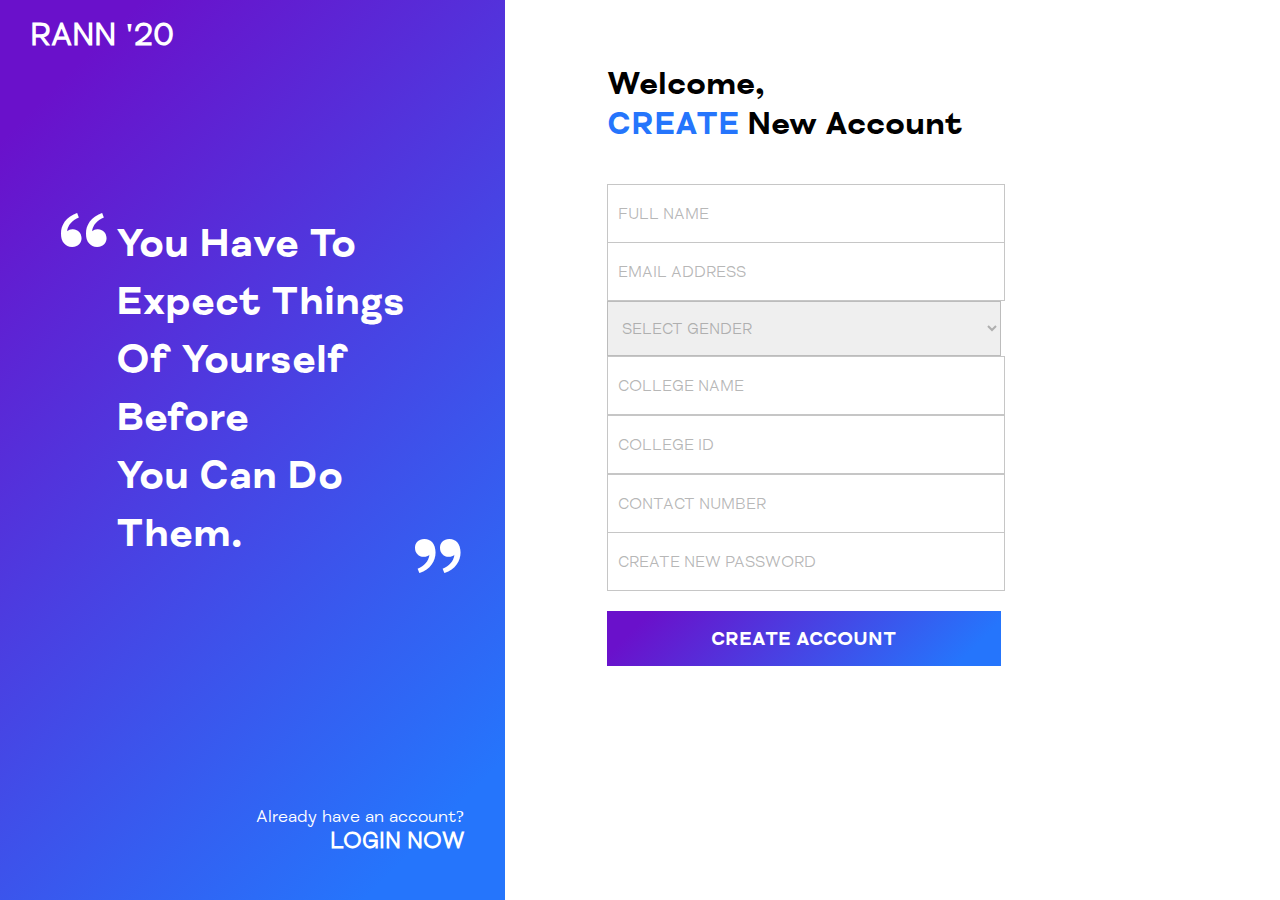
<file: Rann 20/templates/signup.html>
<!DOCTYPE html>
<html>
<head>
  <title>Sign Up - RANN'20 || Intercollege sports event || KIET </title>
  <meta name="viewport" content="width=device-width,initial-scale=1.0">
  <link rel="stylesheet" href="../static/css/login.css">
  <link rel="stylesheet" href="../static/css/font.css">
  <link rel="stylesheet" href="../static/css/simple-grid.css">
</head>
<body>


<div class="wrap">
    <div class="left_area">
        <div class="logo">
           RANN '20
        </div>

        <blockquote class="quote2">
          You Have To  <br>
          Expect Things <br>
          Of Yourself Before <br>
          You Can Do Them.<br>
          <!-- <font style="color:#550a46;font-family:'FSM-B'">ILLUSIONS</font> -->

        </blockquote>

        <div class="dont_have_acc">
          Already have an account?<br>
          <a href="/loginpage/direct">LOGIN NOW</a>
        </div>
    </div>

    <div class="input_area2">
      
          <div class="col-12 wel_txt">
            Welcome,<br>
            <font style="color:#2575fc;font-family:'FSM-B';">CREATE</font> New Account
          </div>
        
        <br><br>
      
        <form action="/signup" method="POST">
          <input type="text" placeholder="FULL NAME"  name="name" required> <br>
          <input type="email" placeholder="EMAIL ADDRESS"  name="uname" required> <br>
          <select  required name='gender'>
            <option  value="" selected hidden disabled>SELECT GENDER</option>
            <option value="Male">Male</option>
            <option value="Female">Female</option>
          </select> <br>
          <input type="text" placeholder="COLLEGE NAME" name="institute" required> <br>
          <input type="text" placeholder="COLLEGE ID" name="cid" required> <br>
          <input type="number" placeholder="CONTACT NUMBER" name="contact_no" maxlength="10" 
            oninput="this.value=this.value.slice(0,this.maxLength)" required> <br>
          <input type="password" placeholder="CREATE NEW PASSWORD" name="passwd" required> <br><br>
          <!-- By Creating Account you are agreeing to <a href="#">Terms And Conditions</a>  <br>   -->
          <button class="login_btn">CREATE ACCOUNT</button>

        </form>
    </div>
</div>


</body>
</html>
</file>
<file: Rann 20/static/css/login.css>
body{
	margin:0;
}




.wrap{
	display: flex;
	flex-direction: row;
}



.left_area{
	flex:3;
	/*background:url('../img/login_cover.jpg');*/
	background: linear-gradient(135deg, #6a11cb 10%, #2575fc 90%);
	height: 100vh;
}



.logo{
	font-weight: 700;
	font-size: 2em;
	padding-left:30px;
	padding-top:20px;
	line-height: 30px;
	color:#fff;
}

.dont_have_acc{
	position: absolute;
	bottom:5%;
	font-size:1.1em;
	margin-left:20%;
	text-align: right;
	color:#fff;
}

.dont_have_acc a{
	font-size:1.3em;
	font-weight: bold;
	color:#fff;
}

.dont_have_acc a:hover{
	color:rgba(192,192,192,1);
}

.input_area{
	flex:4;
	margin-left:8%;
	margin-top:10%;
}

.input_area2{
	flex:4;
	margin-left:8%;
	margin-top:5%;
}

.wel_txt{
	font-size:2em;
	font-weight:800;	
	font-family:'FSM-B';
}

form input{
	width:57%	;
	height:55px;
	border:1.1px solid rgba(112,112,112,0.4);
	font-size: 1em;
	padding-left:10px;
	font-family: 'FSM-R';
	min-width:250px;

}

select{
	width:58.5%;
	height:55px;
	border:1.1px solid rgba(112,112,112,0.4);
	font-size: 1em;
	padding-left:10px;
	font-family: 'FSM-R';
	min-width:250px;	
}

select:required:invalid {
  color:rgba(112,112,112,0.5);
}

option {
  color:#000;
}


a{
	text-decoration: none;
}

form a:hover{
	text-decoration: underline;
}

input[name^="pass"]{
	margin-top:-1px;
}
input[name^="name"]{
	border-bottom: none;
}


::placeholder {
	color:rgba(112,112,112,0.5);
}

::-ms-input-placeholder{ 
	color:rgba(112,112,112,0.5);
}

.login_btn{
	width:58.5%;
	height:55px;
	border:none;
	background: linear-gradient(135deg, #6a11cb 10%, #2575fc 90%);
	font-size:1.2em;
	font-weight: bold;
	color:#fff;
	min-width:250px;
	font-family:'FSM-B';
}

.login_btn:hover{
	opacity: 0.8;
	cursor: pointer;
}


.quote , .quote2{
	font-size:2.5em;
	color:#fff;
	margin-top:30%;
	margin-left:15%;
}


blockquote {
	font-family: 'FSM-B';
    padding: 0.35em 40px;
    line-height: 1.45;
    position: relative;
    color: #383838;
}

blockquote:before {
    position: absolute;
    font-size: 2.5em;
    line-height: 1;
    top: 0;
    left: -20px;
    content: "\201C";
}

blockquote:after {
    position: absolute;
    float:right;
    font-size:2.5em;
    line-height: 1;
    bottom:-0.5em;
    content: "\201D";
}

.quote2:after {
    position: absolute;
    float:right;
	right:0;
    font-size:2.5em;
    line-height: 1;
    bottom:-0.5em;
    content: "\201D";
}

input[type=number]::-webkit-inner-spin-button, 
input[type=number]::-webkit-outer-spin-button { 
  -webkit-appearance: none; 
  margin: 0; 
}

@media screen and (max-width:800px){
	.wrap{
		display: flex;
		flex-direction: column;
	}

	.quote , .quote2{
		font-size:1.2em;
	}

	.dont_have_acc{
		position: absolute;
		top:10%;
		text-align: center;
		margin-left:0%;
		height: 0;
	}


}
</file>
<file: Rann 20/static/css/font.css>
@font-face{
	font-family:'SF';
	/*src:url('{{url_for('static',filename='fonts/SF-Regular.ttf')}}') format('truetype');*/
	src:url('../fonts/SF.ttf') format('truetype');
}

@font-face{
	font-family:'TBF';
	src:url('../fonts/theboldfont.ttf') format('truetype');
}

@font-face{
	font-family:'JS-Bold';
	src:url('../fonts/JosefinSans-Bold.ttf') format('truetype');
}

@font-face{
	font-family:'Gilroy-B';
	src:url('../fonts/Gilroy-ExtraBold.otf') format('opentype');
}

@font-face{
	font-family:'FSM-R';
	src:url('../fonts/FSM-Regular.otf') format('opentype');
}

@font-face{
	font-family:'FSM-B';
	src:url('../fonts/FSM-Bold.otf') format('opentype');
}

@font-face{
	font-family:'FSM-M';
	src:url('../fonts/FSM-Medium.otf') format('opentype');
}


@font-face{
	font-family:'Agus-R';
	src:url('../fonts/Agus-R.otf') format('opentype');
}

@font-face{
	font-family:'Etna';
	src:url('../fonts/Etna.otf') format('opentype');
}


*{
	font-family:'FSM-R';
}
</file>
<file: Rann 20/static/css/simple-grid.css>
/**
*** SIMPLE GRID
*** (C) ZACH COLE 2016
**/

@import url(https://fonts.googleapis.com/css?family=Lato:400,300,300italic,400italic,700,700italic);

/* UNIVERSAL */

html,
body {
  height: 100%;
  width: 100%;
  margin: 0;
  padding: 0;
  left: 0;
  top: 0;
  font-size: 100%;
}

/* ROOT FONT STYLES */


/* TYPOGRAPHY */

h1 {
  font-size: 2.5rem;
}

h2 {
  font-size: 2rem;
}

h3 {
  font-size: 1.375rem;
}

h4 {
  font-size: 1.125rem;
}

h5 {
  font-size: 1rem;
}

h6 {
  font-size: 0.875rem;
}

p {
 /* font-size: 1.125rem;*/
  font-weight: 200;
  line-height: 1.8;
}

.font-light {
  font-weight: 300;
}

.font-regular {
  font-weight: 400;
}

.font-heavy {
  font-weight: 700;
}

/* POSITIONING */

.left {
  text-align: left;
}

.right {
  text-align: right;
}

.center {
  text-align: center;
  margin-left: auto;
  margin-right: auto;
}

.justify {
  text-align: justify;
}

/* ==== GRID SYSTEM ==== */

.container {
  width: 90%;
  margin-left: auto;
  margin-right: auto;
}


.row {
  position: relative;
  width: 100%;
}

.row [class^="col"] {
  float: left;
  margin: 0.5rem 2%;
  min-height: 0.125rem;
}


.col-1,
.col-2,
.col-3,
.col-4,
.col-5,
.col-6,
.col-7,
.col-8,
.col-9,
.col-10,
.col-11,
.col-12 {
  width: 96%;
}

.col-1-sm {
  width: 4.33%;
}

.col-2-sm {
  width: 12.66%;
}

.col-3-sm {
  width: 21%;
}

.col-4-sm {
  width: 29.33%;
}

.col-5-sm {
  width: 37.66%;
}

.col-6-sm {
  width: 46%;
}

.col-7-sm {
  width: 54.33%;
}

.col-8-sm {
  width: 62.66%;
}

.col-9-sm {
  width: 71%;
}

.col-10-sm {
  width: 79.33%;
}

.col-11-sm {
  width: 87.66%;
}

.col-12-sm {
  width: 96%;
}

.row::after {
	content: "";
	display: table;
	clear: both;
}



.hidden-sm {
  display: none;
}

@media only screen and (min-width: 33.75em) {  /* 540px */
  .container {
    width: 80%;
  }
}

@media only screen and (min-width: 45em) {  /* 720px */
  .col-1 {
    width: 4.33%;
  }

  .col-2 {
    width: 12.66%;
  }

  .col-3 {
    width: 21%;
  }

  .col-4 {
    width: 29.33%;
  }

  .col-5 {
    width: 37.66%;
  }

  .col-6 {
    width: 46%;
  }

  .col-7 {
    width: 54.33%;
  }

  .col-8 {
    width: 62.66%;
  }

  .col-9 {
    width: 71%;
  }

  .col-10 {
    width: 79.33%;
  }

  .col-11 {
    width: 87.66%;
  }

  .col-12 {
    width: 96%;
  }

  .hidden-sm {
    display: block;
  }
}

@media only screen and (min-width: 60em) { /* 960px */
  .container {
    width: 75%;
    max-width: 60rem;
  }
}
</file>
